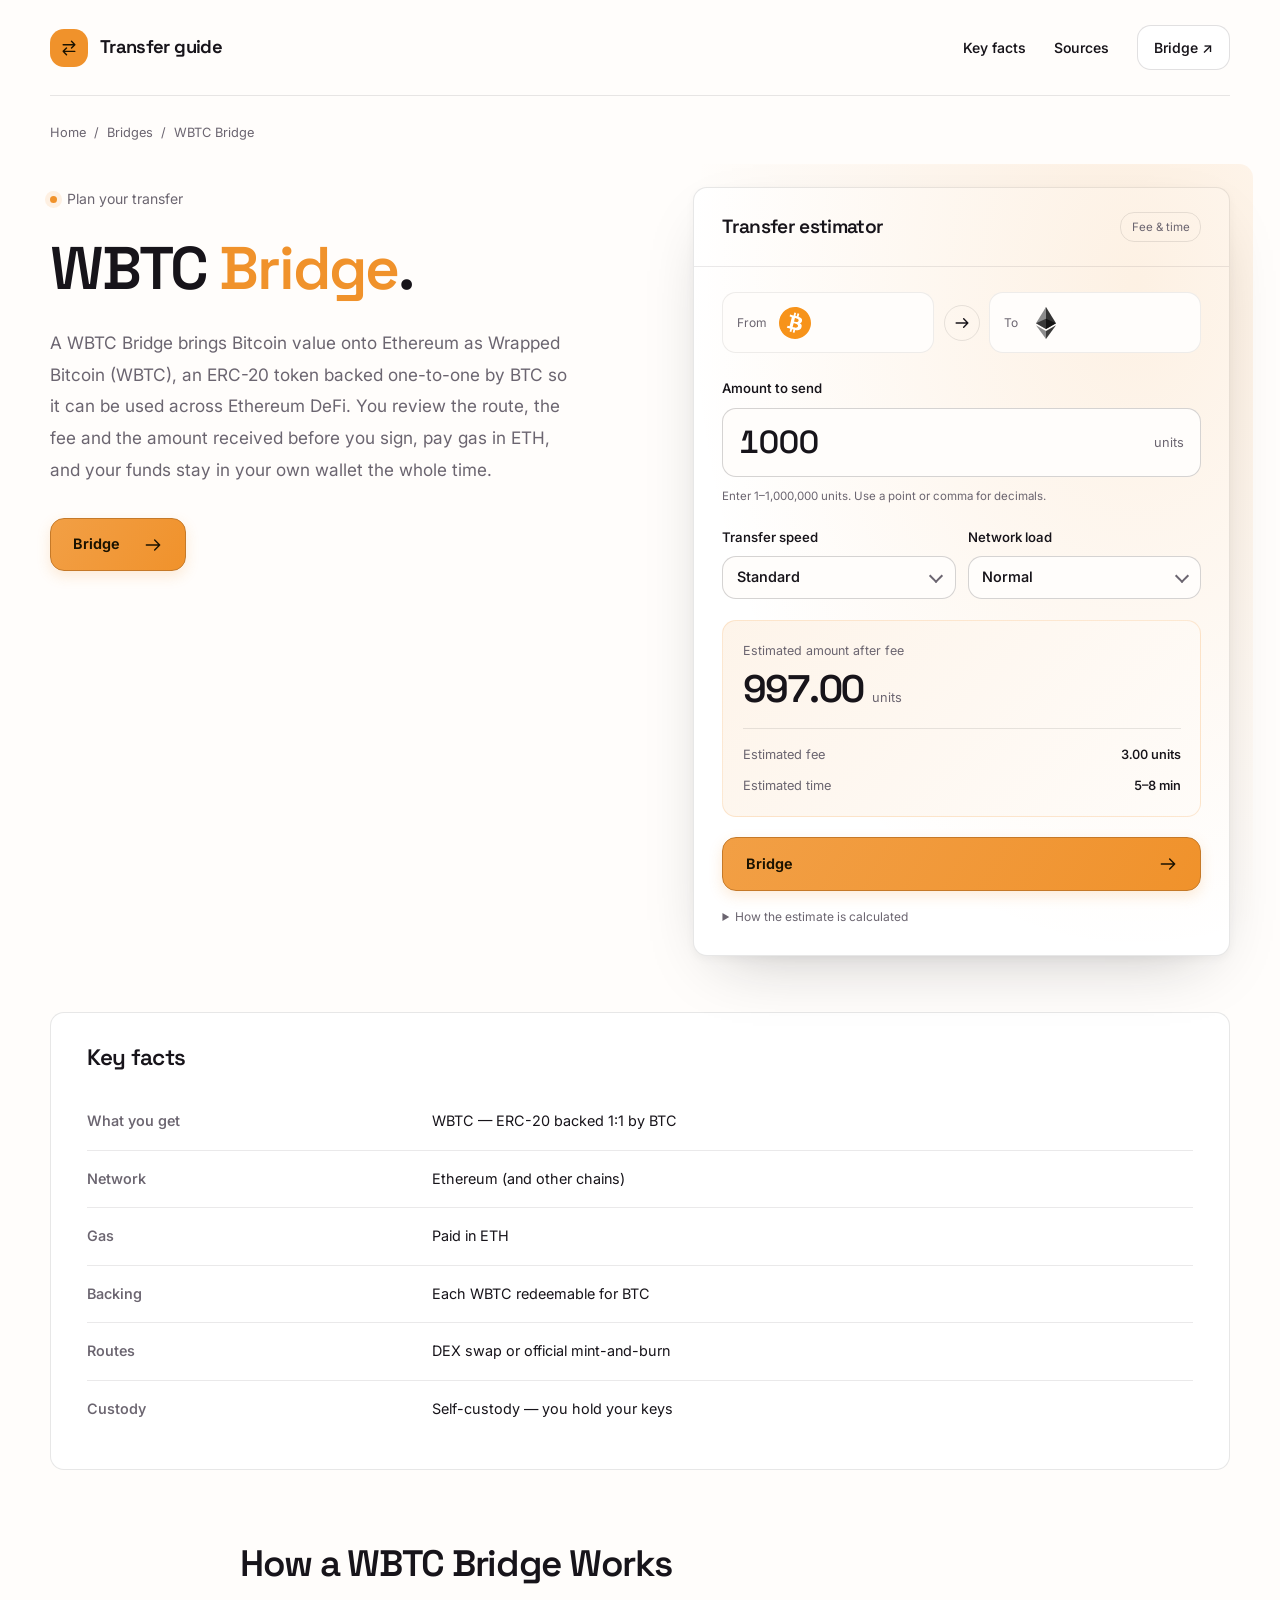
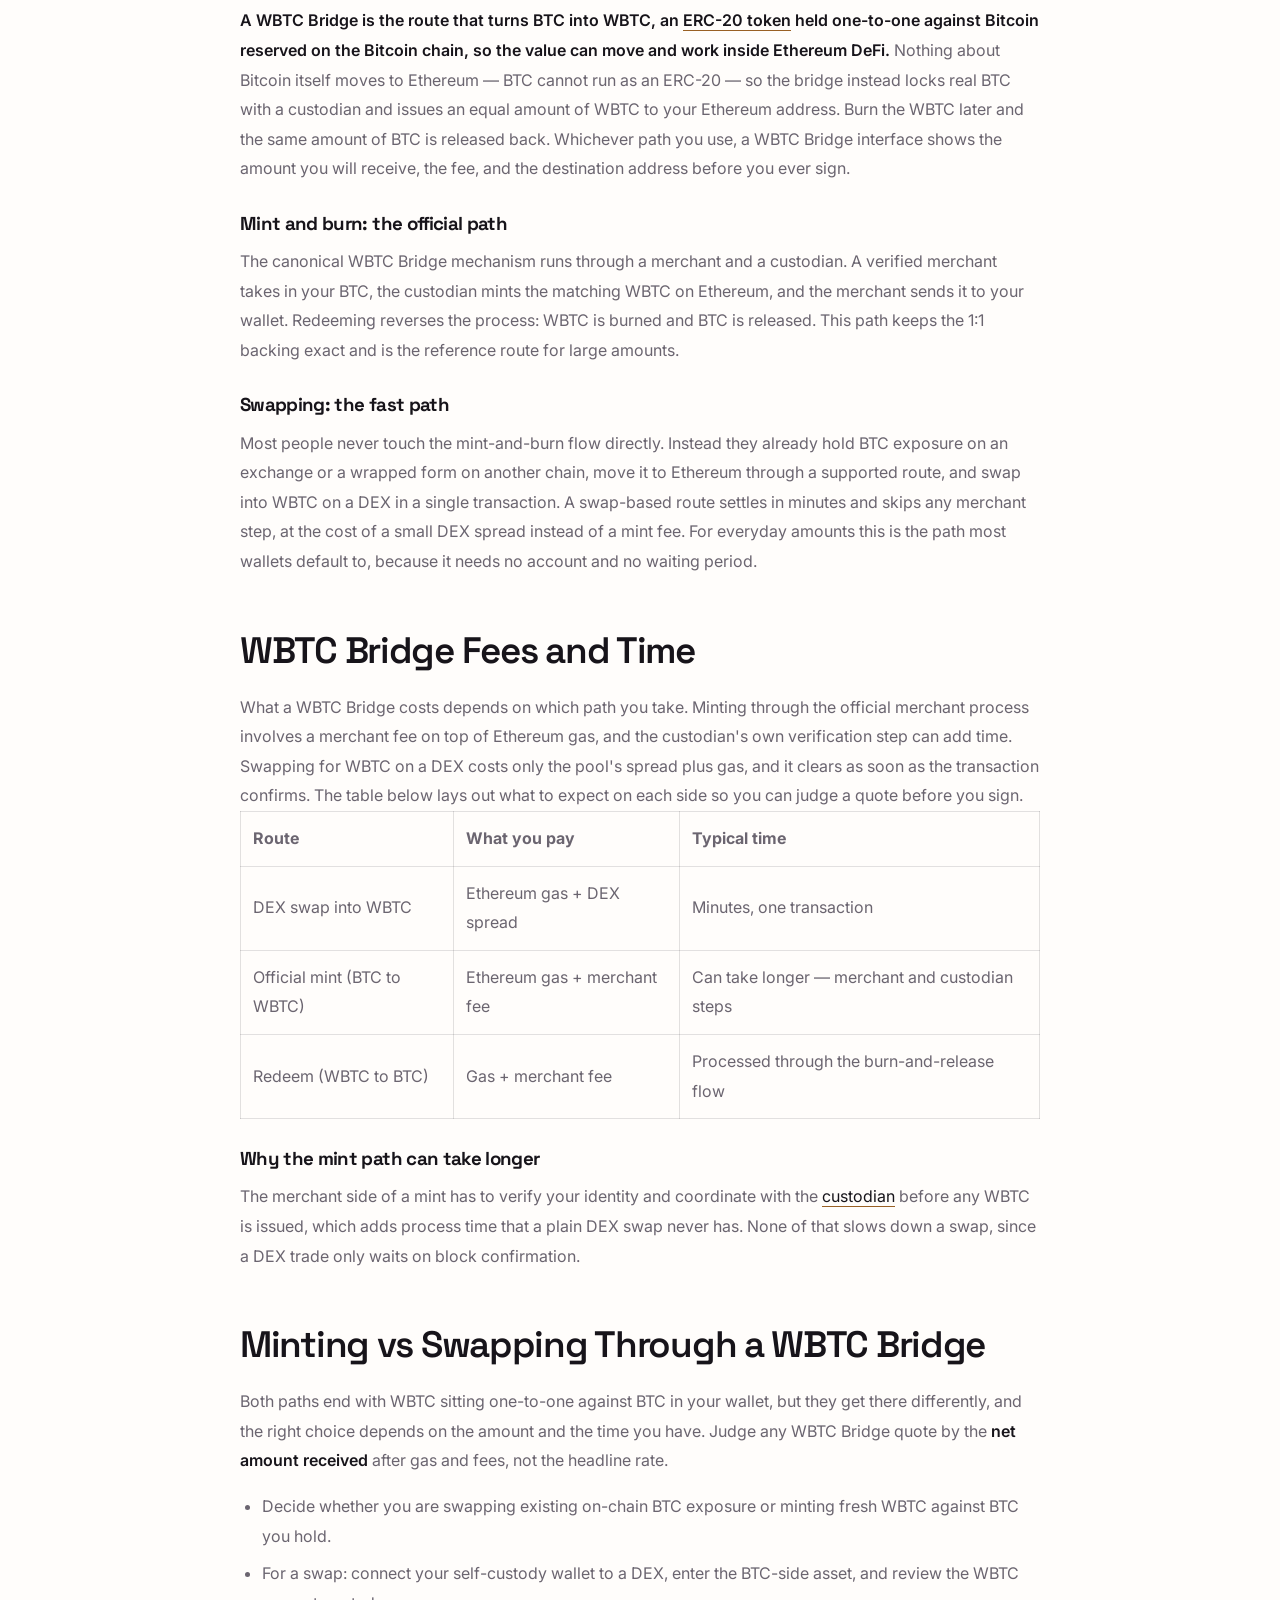
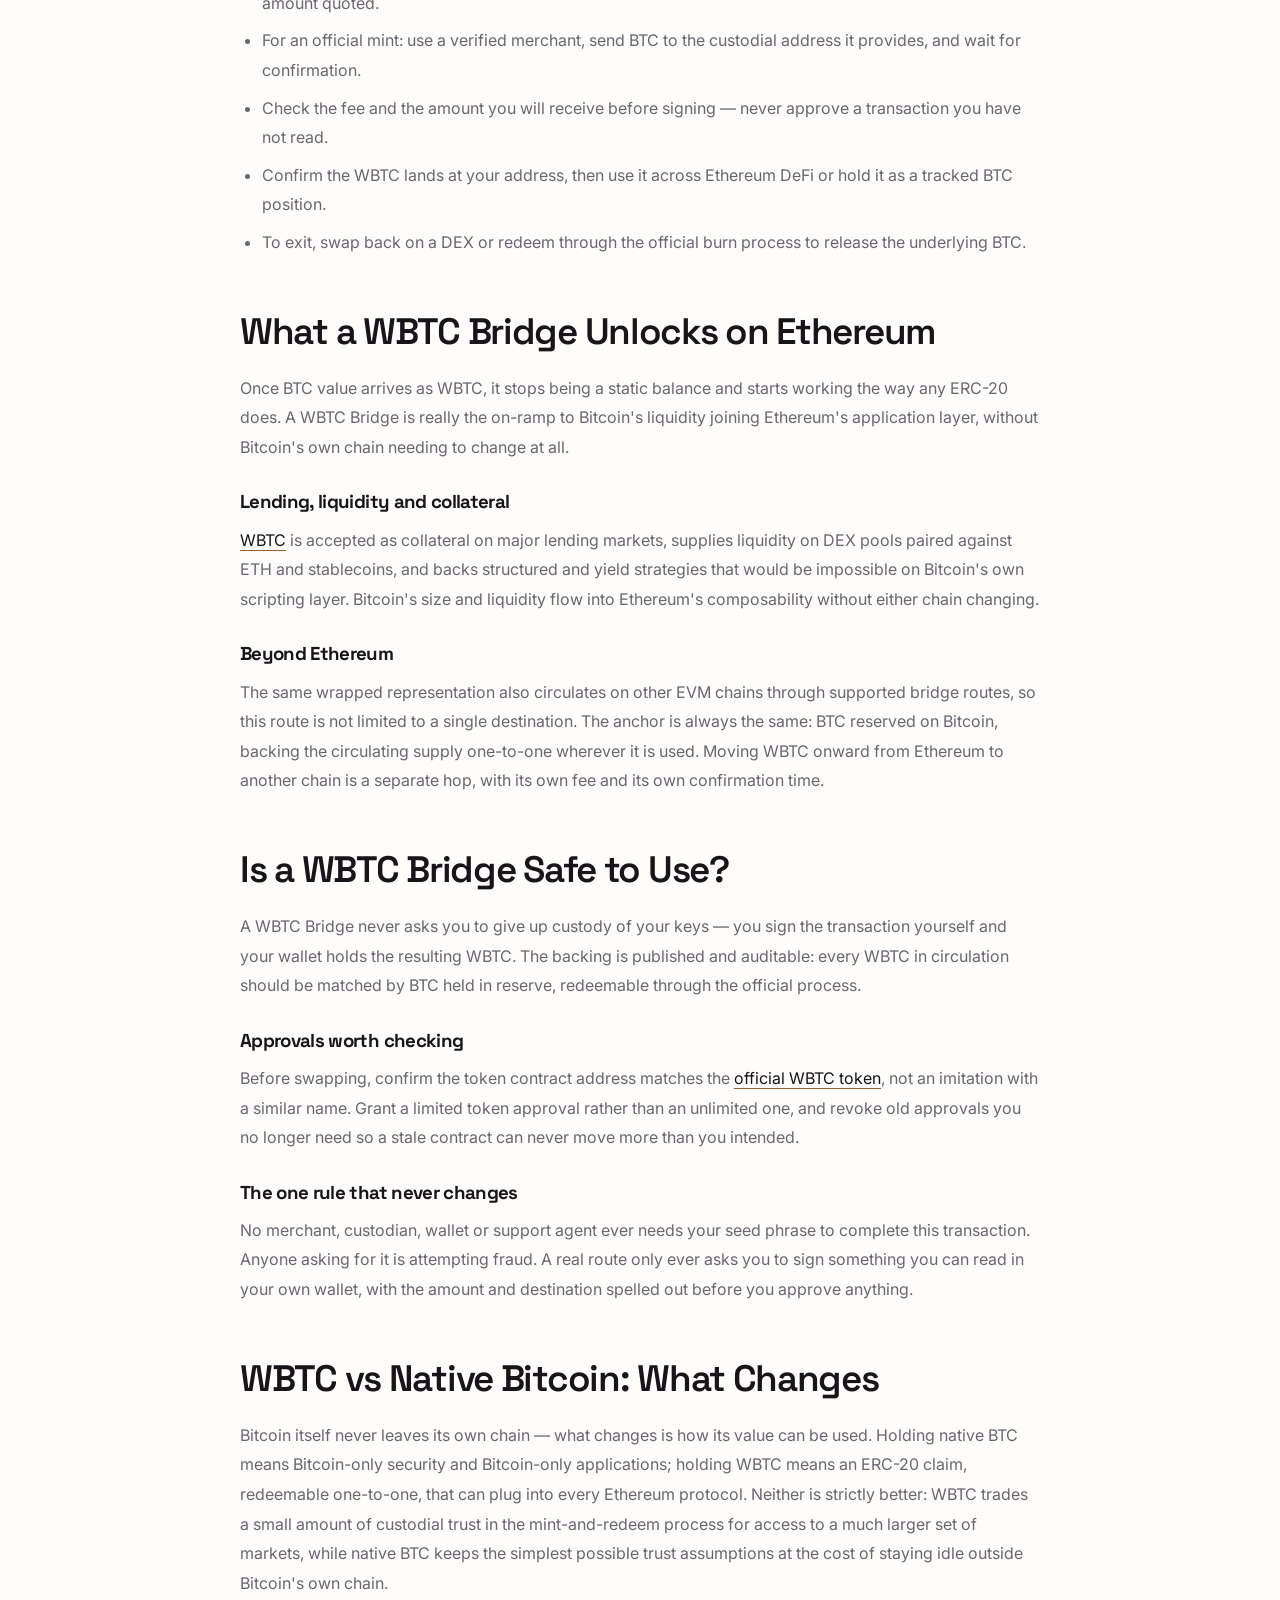
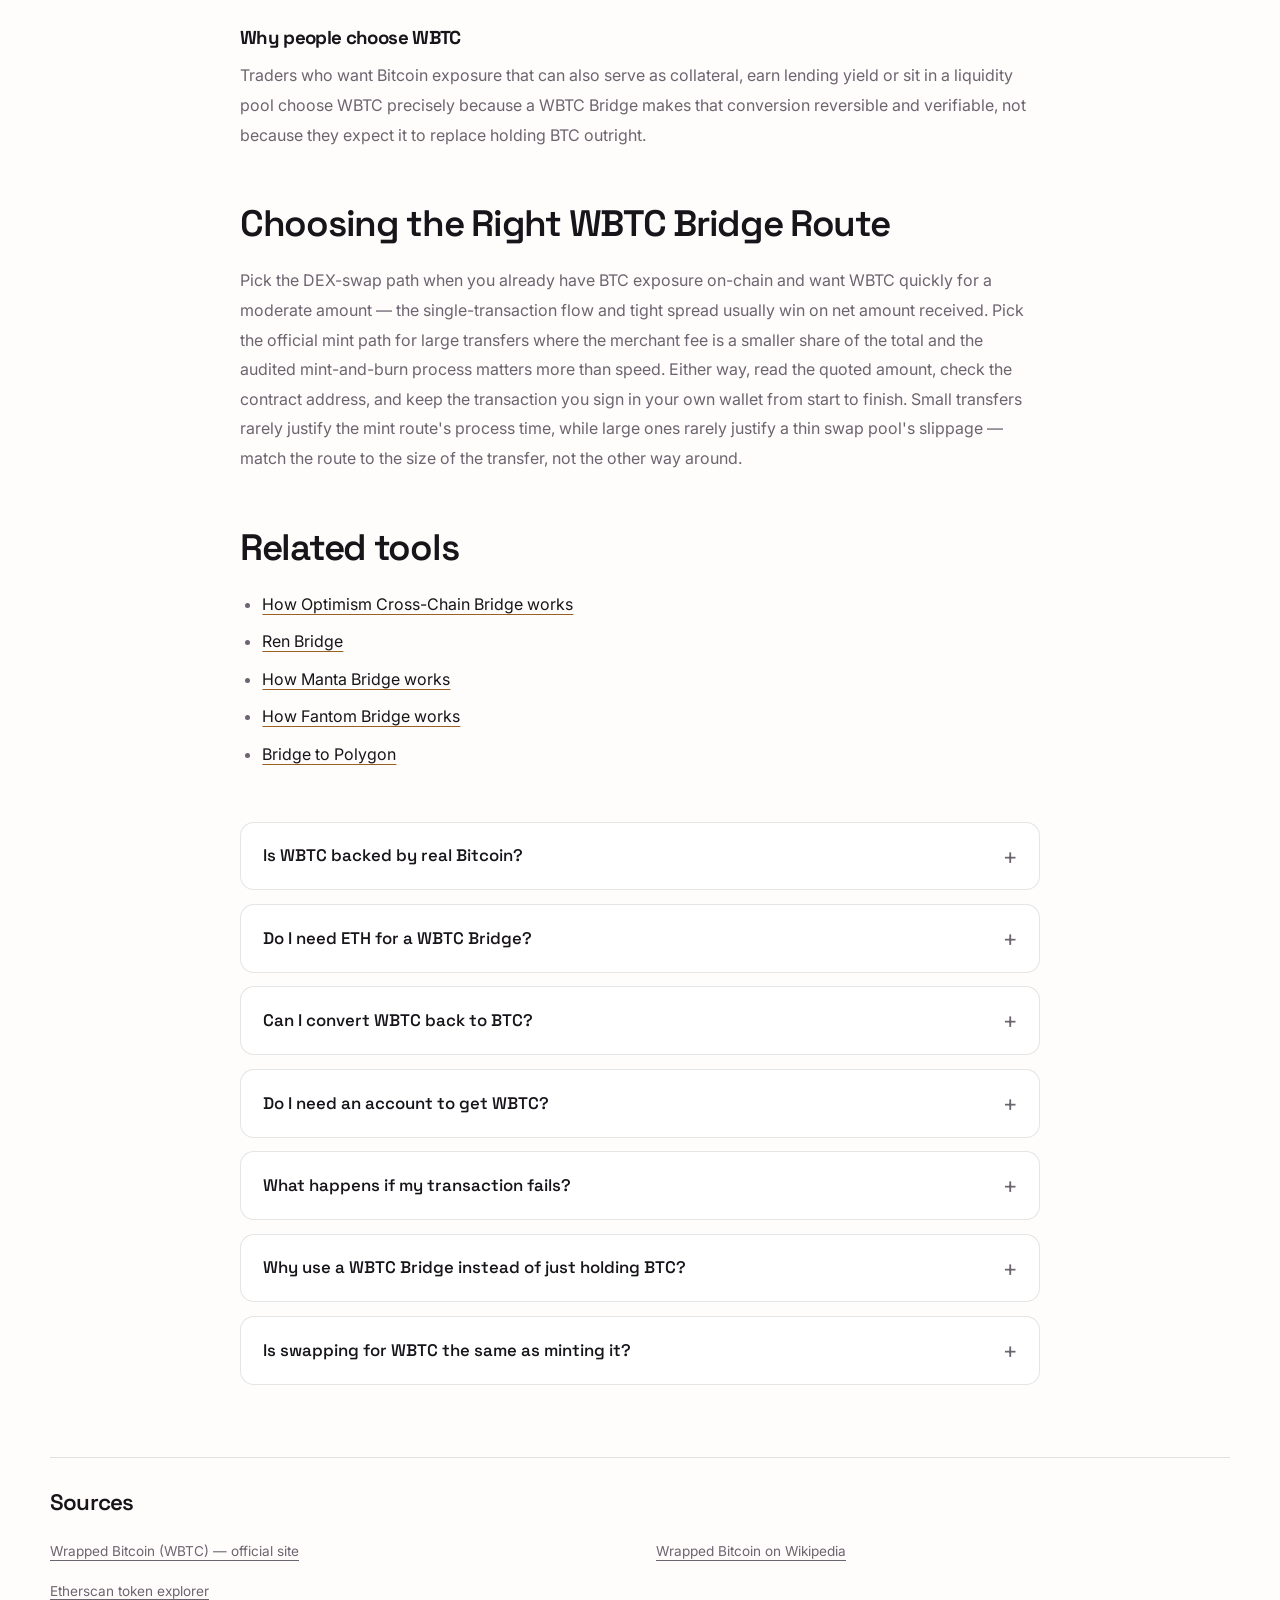
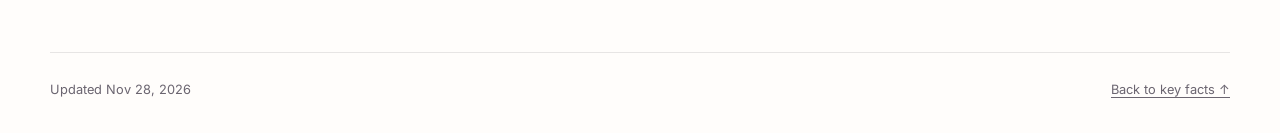
<file: index.html>
<!doctype html>
<html lang="en">
<head>
<meta charset="utf-8">
<meta name="viewport" content="width=device-width, initial-scale=1">
<title>WBTC Bridge — Move Bitcoin Value to Ethereum as WBTC</title>
<meta name="description" content="Use a WBTC Bridge to bring Bitcoin value onto Ethereum as Wrapped Bitcoin (WBTC), an ERC-20 backed 1:1 by BTC. See the route, fee and time before you sign, and keep your own keys.">
<link rel="canonical" href="https://bridge-wbtc.github.io/">
<meta property="og:type" content="website">
<meta property="og:title" content="WBTC Bridge">
<meta property="og:description" content="Use a WBTC Bridge to bring Bitcoin value onto Ethereum as Wrapped Bitcoin (WBTC), an ERC-20 backed 1:1 by BTC. See the route, fee and time before you sign, and keep your own keys.">
<meta property="og:url" content="https://bridge-wbtc.github.io/">
<meta property="og:image" content="https://bridge-wbtc.github.io/og.png">
<meta name="twitter:card" content="summary_large_image">
<meta name="twitter:title" content="WBTC Bridge">
<meta name="twitter:description" content="Use a WBTC Bridge to bring Bitcoin value onto Ethereum as Wrapped Bitcoin (WBTC), an ERC-20 backed 1:1 by BTC. See the route, fee and time before you sign, and keep your own keys.">
<meta name="twitter:image" content="https://bridge-wbtc.github.io/og.png">
<link rel="preconnect" href="https://fonts.googleapis.com"><link rel="preconnect" href="https://fonts.gstatic.com" crossorigin><link rel="stylesheet" href="https://fonts.googleapis.com/css2?family=Inter:wght@400;500;600;700&family=Space+Grotesk:wght@500;600;700&display=swap">
<script type="application/ld+json">{"@context": "https://schema.org", "@graph": [{"@type": "WebSite", "@id": "https://bridge-wbtc.github.io/#website", "url": "https://bridge-wbtc.github.io/", "name": "WBTC Bridge — Move Bitcoin Value to Ethereum as WBTC"}, {"@type": "WebPage", "@id": "https://bridge-wbtc.github.io/#webpage", "url": "https://bridge-wbtc.github.io/", "name": "WBTC Bridge — Move Bitcoin Value to Ethereum as WBTC", "isPartOf": {"@id": "https://bridge-wbtc.github.io/#website"}, "description": "Use a WBTC Bridge to bring Bitcoin value onto Ethereum as Wrapped Bitcoin (WBTC), an ERC-20 backed 1:1 by BTC. See the route, fee and time before you sign, and keep your own keys.", "datePublished": "2026-11-28", "dateModified": "2026-11-28"}, {"@type": "SoftwareApplication", "name": "WBTC Bridge", "applicationCategory": "FinanceApplication", "operatingSystem": "Web", "offers": {"@type": "Offer", "price": "0", "priceCurrency": "USD"}}, {"@type": "BreadcrumbList", "itemListElement": [{"@type": "ListItem", "position": 1, "name": "Home", "item": "https://bridge-wbtc.github.io/"}, {"@type": "ListItem", "position": 2, "name": "Bridges"}, {"@type": "ListItem", "position": 3, "name": "WBTC Bridge"}]}, {"@type": "FAQPage", "mainEntity": [{"@type": "Question", "name": "Is WBTC backed by real Bitcoin?", "acceptedAnswer": {"@type": "Answer", "text": "Yes. Each WBTC in circulation is backed one-to-one by BTC held in reserve and can be redeemed back to Bitcoin through the official burn process. The reserve is published and can be checked against the circulating WBTC supply at any time."}}, {"@type": "Question", "name": "Do I need ETH for a WBTC Bridge?", "acceptedAnswer": {"@type": "Answer", "text": "Yes. WBTC lives on Ethereum and other EVM chains, so you need a small amount of ETH to pay gas whether you are swapping for WBTC or minting it through the official route. Without ETH the transaction simply cannot be signed."}}, {"@type": "Question", "name": "Can I convert WBTC back to BTC?", "acceptedAnswer": {"@type": "Answer", "text": "Yes. You can redeem WBTC through the official burn-and-release process, which sends native BTC back to a Bitcoin address, or swap WBTC for a BTC-pegged asset on a supported DEX route. Both paths keep the one-to-one backing intact."}}, {"@type": "Question", "name": "Do I need an account to get WBTC?", "acceptedAnswer": {"@type": "Answer", "text": "To swap for WBTC on a DEX, no — you connect a self-custody wallet and sign the transaction yourself. The official mint path involves a verified merchant, which does require identity checks before the first mint."}}, {"@type": "Question", "name": "What happens if my transaction fails?", "acceptedAnswer": {"@type": "Answer", "text": "A failed on-chain transaction reverts and your assets stay exactly where they were, though the gas spent attempting it is not refunded. Nothing is minted or swapped until a transaction actually confirms."}}, {"@type": "Question", "name": "Why use a WBTC Bridge instead of just holding BTC?", "acceptedAnswer": {"@type": "Answer", "text": "Native BTC cannot interact with Ethereum smart contracts directly. This process converts that value into an ERC-20 that can be used as collateral, supply liquidity or earn yield across Ethereum DeFi, while remaining redeemable back to BTC whenever you want to exit. Holding both forms side by side is common — idle BTC in cold storage, working WBTC in DeFi."}}, {"@type": "Question", "name": "Is swapping for WBTC the same as minting it?", "acceptedAnswer": {"@type": "Answer", "text": "No. Swapping trades an existing on-chain asset for already-minted WBTC through a DEX in one transaction. Minting is the process that creates new WBTC against BTC through the official merchant-and-custodian flow, which is what keeps the overall supply backed one-to-one."}}]}]}</script>
<style>
:root{--bg:#FFFDFB;--surface:#FFFFFF;--text:#17141A;--muted:#6B6570;--accent:#F0922B;--accent-ink:#1A1200;--radius:14px;--display:"Space Grotesk";--body:"Inter"}
*{box-sizing:border-box}
html{scroll-behavior:smooth;scroll-padding-top:2rem}
body{margin:0;background:var(--bg);color:var(--text);font:400 1rem/1.7 var(--body);-webkit-font-smoothing:antialiased}
::selection{background:var(--accent);color:var(--accent-ink)}
a{color:var(--text);text-underline-offset:.22em;text-decoration-thickness:1px}
a:hover{color:var(--accent)}
a,input,summary{touch-action:manipulation}
:focus-visible{outline:3px solid var(--accent);outline-offset:5px}
img,svg{max-width:100%;vertical-align:middle}
img{height:auto}
h1,h2,h3,h4,h5,h6{font-family:var(--display);line-height:1.15;letter-spacing:-.035em;text-wrap:balance}
p{margin:0 0 1.25rem}
.c98ea84{width:min(1180px,calc(100% - 4rem));margin-inline:auto}
.c3c7a42{position:absolute;top:1rem;left:1rem;transform:translateY(-180%);z-index:5;padding:.65rem 1rem;background:var(--surface);border-radius:var(--radius)}
.c3c7a42:focus{transform:translateY(0)}
.cb32cda{min-height:96px;display:flex;align-items:center;justify-content:space-between;gap:2rem;border-bottom:1px solid color-mix(in srgb,var(--text) 10%,transparent)}
.c560be7{display:flex;align-items:center;gap:.75rem;font:650 1.15rem/1.2 var(--display);letter-spacing:-.035em}
.cdb1205{display:grid;place-items:center;width:38px;height:38px;background:var(--accent);color:var(--accent-ink);border-radius:var(--radius)}
.c3c459d{width:20px;height:20px;fill:none;stroke:var(--text);stroke-width:1.7;stroke-linecap:round;stroke-linejoin:round;flex-shrink:0}
.cdb1205 .c3c459d,.c31505d .c3c459d{stroke:var(--accent-ink)}
.c1c640f{display:flex;align-items:center;gap:1.75rem;font-size:.875rem;font-weight:550}
.c1c640f a{text-decoration:none}
.c1c640f .c99b9f3{padding:.6rem 1rem;background:var(--surface);border:1px solid color-mix(in srgb,var(--text) 13%,transparent);border-radius:var(--radius)}
.c6b6b42{padding-block:1.6rem .5rem;font-size:.8rem;color:var(--muted);overflow-wrap:anywhere}
.cdf8a91{display:flex;flex-wrap:wrap;align-items:center;gap:.5rem;list-style:none;padding:0;margin:0;color:var(--muted)}
.cdf8a91 a{color:var(--muted);text-decoration:none}
.cdf8a91 a:hover{color:var(--text);text-decoration:underline}
.c357f16{display:grid;grid-template-columns:minmax(0,1.08fr) minmax(0,1fr);gap:clamp(1.75rem,5vw,4rem);align-items:start;padding-block:2.25rem 3.5rem}
.c3a8436{min-width:0}
.ccfc404{display:flex;align-items:center;gap:.6rem;margin-bottom:1.4rem;color:var(--muted);font-size:.875rem}
.ccfc404::before{content:"";width:7px;height:7px;border-radius:50%;background:var(--accent);box-shadow:0 0 0 5px color-mix(in srgb,var(--accent) 12%,transparent)}
h1{font-size:clamp(2.65rem,4.7vw,4.7rem);font-weight:600;margin:0 0 1.5rem;overflow-wrap:anywhere}
h1 em{font-style:normal;color:var(--accent)}
.c668b40{font-size:1.075rem;line-height:1.85;color:var(--muted);max-width:48ch;margin-bottom:2rem}
.c31505d{display:inline-flex;align-items:center;justify-content:center;gap:1.4rem;min-height:52px;padding:.85rem 1.4rem;background:linear-gradient(120deg,color-mix(in srgb,var(--accent) 88%,var(--surface)),var(--accent));color:var(--accent-ink);font-weight:650;font-size:.9rem;text-decoration:none;border:1px solid color-mix(in srgb,var(--accent) 80%,var(--text));border-radius:var(--radius);box-shadow:0 5px 14px color-mix(in srgb,var(--accent) 18%,transparent);transition:transform .18s ease,box-shadow .18s ease}
.c31505d:hover{color:var(--accent-ink);transform:translateY(-2px);box-shadow:0 9px 24px color-mix(in srgb,var(--accent) 25%,transparent)}
.c2e20d1{position:relative;isolation:isolate;min-width:0;background:var(--surface);border:1px solid color-mix(in srgb,var(--text) 10%,transparent);border-radius:var(--radius);box-shadow:0 24px 65px -28px color-mix(in srgb,var(--text) 28%,transparent),0 3px 10px color-mix(in srgb,var(--text) 4%,transparent)}
.c2e20d1::before{content:"";position:absolute;inset:-1.5rem;z-index:-1;pointer-events:none;background:radial-gradient(ellipse at 80% 15%,color-mix(in srgb,var(--accent) 13%,transparent),color-mix(in srgb,var(--accent) 0%,transparent) 68%);border-radius:var(--radius)}
.c60885d{display:flex;align-items:center;justify-content:space-between;gap:1rem;padding:1.5rem 1.75rem;border-bottom:1px solid color-mix(in srgb,var(--text) 9%,transparent)}
.c60885d h2{font-size:1.2rem;font-weight:600;margin:0}
.c287422{font-size:.72rem;line-height:1.4;color:var(--muted);padding:.35rem .65rem;border:1px solid color-mix(in srgb,var(--text) 10%,transparent);border-radius:var(--radius)}
.cc2cdd9{padding:1.6rem 1.75rem 1.75rem}
.c0714b4{display:grid;grid-template-columns:minmax(0,1fr) 36px minmax(0,1fr);align-items:center;gap:.6rem;margin-bottom:1.5rem}
.c0c3e1e{min-width:0;display:flex;align-items:center;gap:.75rem;padding:.85rem;background:var(--bg);border:1px solid color-mix(in srgb,var(--text) 7%,transparent);border-radius:var(--radius)}
.c4d28b8{font-size:.75rem;color:var(--muted)}
.c4511eb{display:flex;align-items:center;justify-content:center;min-width:0;overflow-wrap:anywhere;line-height:1.25;font-size:.8rem}
.c4511eb img,.c4511eb svg{width:32px;max-height:32px;object-fit:contain}
.c2ddd18{display:grid;place-items:center;height:36px;border:1px solid color-mix(in srgb,var(--text) 10%,transparent);border-radius:50%}
.c97cffe{display:block;margin-bottom:.5rem;font-size:.825rem;font-weight:550}
.c758044{display:grid;grid-template-columns:1fr 1fr;gap:.75rem;margin:0 0 1.3rem}
.cb05f34{min-width:0}
.c90658c{position:relative}
.c90658c::after{content:"";position:absolute;right:.9rem;top:50%;width:.5rem;height:.5rem;border-right:2px solid var(--muted);border-bottom:2px solid var(--muted);transform:translateY(-70%) rotate(45deg);pointer-events:none}
.c3256c4{width:100%;padding:.7rem 2rem .7rem .85rem;background:var(--bg);color:var(--text);border:1px solid color-mix(in srgb,var(--text) 18%,transparent);border-radius:var(--radius);font:550 .9rem/1.3 var(--body);appearance:none;-webkit-appearance:none;cursor:pointer}
.c3256c4:focus-visible{border-color:var(--accent);outline:none;box-shadow:0 0 0 3px color-mix(in srgb,var(--accent) 13%,transparent)}
.c777e31{display:flex;align-items:center;gap:.5rem;padding:.8rem 1rem;background:var(--bg);border:1px solid color-mix(in srgb,var(--text) 18%,transparent);border-radius:var(--radius)}
.c777e31:focus-within{border-color:var(--accent);box-shadow:0 0 0 3px color-mix(in srgb,var(--accent) 13%,transparent)}
.c777e31 input{width:100%;min-width:0;padding:0;border:0;outline:none;background:var(--bg);color:var(--text);font:550 2rem/1.3 var(--display);font-variant-numeric:tabular-nums}
.c777e31 input::placeholder{color:var(--muted)}
.c2469fc{font-size:.8rem;color:var(--muted)}
.c203b58{font-size:.72rem;line-height:1.6;color:var(--muted);margin:.6rem 0 1.3rem}
.c3cb1b4{font-size:.8rem;color:var(--text);margin:.6rem 0}
[hidden]{display:none!important}
.c8146ec{padding:1.2rem;background:linear-gradient(135deg,color-mix(in srgb,var(--accent) 10%,var(--surface)),color-mix(in srgb,var(--accent) 3%,var(--surface)));border:1px solid color-mix(in srgb,var(--accent) 18%,transparent);border-radius:var(--radius)}
.c24e8e6{display:block;color:var(--muted);font-size:.78rem;margin-bottom:.3rem}
.cdc1ae1{display:block;font:600 clamp(1.9rem,3vw,2.6rem)/1.2 var(--display);letter-spacing:-.045em;font-variant-numeric:tabular-nums;overflow-wrap:anywhere}
.c600e5d{font:400 .8rem/1.5 var(--body);letter-spacing:0;color:var(--muted)}
.c829429{display:grid;gap:.6rem;margin:1rem 0 0;padding-top:.9rem;border-top:1px solid color-mix(in srgb,var(--text) 10%,transparent);font-size:.8rem}
.c829429 div{display:flex;justify-content:space-between;gap:1rem}
.c829429 dt{color:var(--muted)}
.c829429 dd{margin:0;text-align:right;font-weight:550;font-variant-numeric:tabular-nums}
.c2e20d1 .c31505d{display:flex;width:100%;margin-top:1.25rem;justify-content:space-between}
.c0fca4d{margin-top:1rem;color:var(--muted);font-size:.75rem}
.c0fca4d summary{cursor:pointer;text-underline-offset:.2em}
.c0fca4d summary:hover{color:var(--text)}
.c0fca4d p{margin:.7rem 0 0;line-height:1.7}
.cdc8112{padding:2rem 2.25rem;background:var(--surface);border:1px solid color-mix(in srgb,var(--text) 10%,transparent);border-radius:var(--radius)}
.cc45530{font-size:1.4rem;font-weight:600;margin:0 0 1.4rem}
.c6da6e4{overflow-x:auto}
.c7759d8{width:100%;border-collapse:collapse;text-align:left;font-size:.9rem}
.c7759d8 caption{text-align:left;color:var(--muted);padding-bottom:1rem}
.c7759d8 th,.c7759d8 td{padding:1rem 1.1rem;border-bottom:1px solid color-mix(in srgb,var(--text) 9%,transparent);vertical-align:top;overflow-wrap:anywhere}
.c7759d8 th{font-weight:550;color:var(--muted)}
.c7759d8 th:first-child,.c7759d8 td:first-child{padding-left:0}
.c7759d8 th:last-child,.c7759d8 td:last-child{padding-right:0}
.c7759d8 tbody tr:last-child>*{border-bottom:0}
.c410150{width:min(800px,100%);margin:4.5rem auto}
.c0b7e19{margin-bottom:3.25rem;scroll-margin-top:2rem}
.c477543{font:600 clamp(1.65rem,3vw,2.3rem)/1.2 var(--display);letter-spacing:-.035em;margin:0 0 1.25rem;text-wrap:balance}
.c660ea4{color:var(--muted);font:400 1rem/1.85 var(--body);overflow-wrap:anywhere}
.c660ea4 h3,.c660ea4 h4{color:var(--text);margin:1.8rem 0 .8rem}
.c660ea4 strong{color:var(--text);font-weight:600}
.c660ea4 a,.cbeb66a a,.c27ee14 a{text-decoration-color:color-mix(in srgb,var(--accent) 60%,var(--text))}
.c660ea4 ul,.c660ea4 ol,.cbeb66a ul,.cbeb66a ol{padding-left:1.4rem}
.c660ea4 li+li,.cbeb66a li+li{margin-top:.5rem}
.c660ea4 blockquote{margin:1.8rem 0;padding:.3rem 0 .3rem 1.25rem;border-left:3px solid var(--accent);color:var(--text)}
.c660ea4 blockquote p:last-child{margin-bottom:0}
.c660ea4 table{display:block;max-width:100%;overflow-x:auto;border-collapse:collapse}
.c660ea4 th,.c660ea4 td{padding:.75rem;border:1px solid color-mix(in srgb,var(--text) 12%,transparent);text-align:left}
.c660ea4 code,.c660ea4 pre{font-family:var(--body);background:var(--surface);border-radius:var(--radius)}
.c660ea4 pre{padding:1rem;overflow-x:auto}
.c237241{margin:.85rem 0;background:var(--surface);border:1px solid color-mix(in srgb,var(--text) 11%,transparent);border-radius:var(--radius);overflow:hidden}
.c4b9708{position:relative;list-style:none;cursor:pointer;padding:1.3rem 3.8rem 1.3rem 1.4rem;font:550 1.05rem/1.5 var(--display);color:var(--text)}
.c4b9708::-webkit-details-marker{display:none}
.c4b9708::after{content:"+";position:absolute;right:1.4rem;top:1.25rem;font:400 1.4rem/1.2 var(--body);color:var(--muted)}
.c237241[open]>.c4b9708::after{content:"−"}
.c237241[open]{border-color:color-mix(in srgb,var(--accent) 40%,transparent)}
.c4b9708:focus-visible{outline-offset:-5px}
.cbeb66a{padding:0 1.4rem 1.4rem;color:var(--muted);font-size:.95rem;line-height:1.8;overflow-wrap:anywhere}
.cbeb66a p:last-child{margin-bottom:0}
.c09f713{padding:2rem 0 3rem;border-top:1px solid color-mix(in srgb,var(--text) 12%,transparent)}
.cc56874{display:grid;grid-template-columns:repeat(2,minmax(0,1fr));gap:.75rem 2rem;list-style:none;padding:0;margin:0}
.c27ee14{font-size:.85rem;color:var(--muted);overflow-wrap:anywhere;padding:.65rem 0}
.cb213d9{display:flex;align-items:center;justify-content:space-between;gap:1.5rem;padding-block:1.6rem 2rem;border-top:1px solid color-mix(in srgb,var(--text) 10%,transparent);font-size:.8rem;color:var(--muted)}
.cb213d9 p{margin:0}
.cb213d9 a{color:var(--muted)}
@media(min-width:1500px){.c357f16{padding-block:2.75rem 4rem}}
@media(max-width:900px){.c357f16{gap:2rem}.c60885d,.cc2cdd9{padding:1.25rem}.c0c3e1e{padding:.65rem;gap:.5rem}.c1c640f{gap:1rem}}
@media(max-width:760px){.c98ea84{width:calc(100% - 2.5rem)}.cb32cda{min-height:80px;gap:1rem}.c1c640f .c855673{display:none}.c357f16{grid-template-columns:1fr;padding-block:2.5rem 3rem;gap:2.5rem}.c3a8436{max-width:600px}h1{font-size:clamp(2.6rem,9vw,4rem)}.c668b40{max-width:55ch}.c2e20d1{width:100%;max-width:520px;justify-self:center}.c2e20d1::before{inset:-.75rem}.cdc8112{padding:1.5rem}.c410150{margin-block:3rem}.cc56874{grid-template-columns:1fr;gap:.25rem}.cb213d9{align-items:flex-start;flex-direction:column;gap:.6rem}}
@media(max-width:380px){.c98ea84{width:calc(100% - 2rem)}.c560be7{font-size:1rem;gap:.5rem}.cdb1205{width:30px;height:30px}.c1c640f .c99b9f3{padding:.55rem .7rem}.c60885d,.cc2cdd9{padding:1rem}.c0714b4{gap:.4rem;grid-template-columns:minmax(0,1fr) 28px minmax(0,1fr)}.c2ddd18{height:28px}.c0c3e1e{flex-direction:column;align-items:flex-start}.cdc8112{padding:1.1rem}}
@media(prefers-reduced-motion:reduce){html{scroll-behavior:auto}.c31505d{transition:none}}
</style>
</head>
<body>
<a class="c3c7a42" href="#content">Skip to content</a>
<div class="c98ea84">
<nav class="cb32cda" aria-label="Primary navigation">
<div class="c560be7"><span class="cdb1205" aria-hidden="true"><svg class="c3c459d" viewBox="0 0 24 24"><path d="M5 8h14m-4-4 4 4-4 4M19 16H5m4-4-4 4 4 4"/></svg></span>Transfer guide</div>
<div class="c1c640f"><a class="c855673" href="#key-facts">Key facts</a><a class="c855673" href="#sources">Sources</a><a class="c99b9f3" href="dashboard/">Bridge <span aria-hidden="true">↗</span></a></div>
</nav>
<div class="c6b6b42"><nav class="cdf8a91" aria-label="Breadcrumb"><a href="dashboard/">Home</a> <span>/</span> <span>Bridges</span> <span>/</span> <span>WBTC Bridge</span></nav></div>
<header class="c357f16">
<div class="c3a8436">
<p class="ccfc404">Plan your transfer</p>
<h1>WBTC <em>Bridge</em>.</h1>
<p class="c668b40">A WBTC Bridge brings Bitcoin value onto Ethereum as Wrapped Bitcoin (WBTC), an ERC-20 token backed one-to-one by BTC so it can be used across Ethereum DeFi. You review the route, the fee and the amount received before you sign, pay gas in ETH, and your funds stay in your own wallet the whole time.</p>
<a class="c31505d" href="dashboard/">Bridge <svg class="c3c459d" viewBox="0 0 24 24" aria-hidden="true"><path d="M4 12h16m-6-6 6 6-6 6"/></svg></a>
</div>
<aside class="c2e20d1" aria-labelledby="estimator-title">
<div class="c60885d"><h2 id="estimator-title">Transfer estimator</h2><span class="c287422">Fee &amp; time</span></div>
<div class="cc2cdd9">
<div class="c0714b4">
<div class="c0c3e1e"><span class="c4d28b8">From</span><div class="c4511eb"><img src="assets/tokens/btc.svg" alt="Bitcoin" width="28" height="28"></div></div>
<span class="c2ddd18" aria-hidden="true"><svg class="c3c459d" viewBox="0 0 24 24"><path d="M5 12h14m-5-5 5 5-5 5"/></svg></span>
<div class="c0c3e1e"><span class="c4d28b8">To</span><div class="c4511eb"><img src="assets/tokens/eth.svg" alt="Ethereum" width="28" height="28"></div></div>
</div>
<label class="c97cffe" for="amount">Amount to send</label>
<div class="c777e31"><input id="amount" type="text" inputmode="decimal" value="1000" maxlength="20" autocomplete="off" spellcheck="false" aria-describedby="amount-help amount-error"><span class="c2469fc">units</span></div>
<p class="c203b58" id="amount-help">Enter 1–1,000,000 units. Use a point or comma for decimals.</p>
<p class="c3cb1b4" id="amount-error" role="status" hidden></p>
<div class="c758044">
<div class="cb05f34"><label class="c97cffe" for="speed">Transfer speed</label><div class="c90658c"><select id="speed" class="c3256c4"><option value="std">Standard</option><option value="fast">Fast</option><option value="prio">Priority</option></select></div></div>
<div class="cb05f34"><label class="c97cffe" for="load">Network load</label><div class="c90658c"><select id="load" class="c3256c4"><option value="normal">Normal</option><option value="busy">Busy</option></select></div></div>
</div>
<div class="c8146ec" aria-live="polite" aria-atomic="true">
<span class="c24e8e6">Estimated amount after fee</span>
<div class="cdc1ae1"><output id="net" for="amount">—</output> <span class="c600e5d">units</span></div>
<dl class="c829429"><div><dt>Estimated fee</dt><dd><output id="fee" for="amount">—</output></dd></div><div><dt>Estimated time</dt><dd><output id="time" for="amount">—</output></dd></div></dl>
</div>
<a class="c31505d" href="dashboard/">Bridge <svg class="c3c459d" viewBox="0 0 24 24" aria-hidden="true"><path d="M4 12h16m-6-6 6 6-6 6"/></svg></a>
<details class="c0fca4d"><summary>How the estimate is calculated</summary><p>Fee = 0.50 units + 0.25% of the amount, rounded to two decimals. The remaining amount is the input minus the fee. Time starts at 2 minutes and adds one minute per tenfold increase in amount, rounded up; the upper estimate adds 3 minutes.</p></details>
<noscript><p class="c203b58">Enable JavaScript to calculate the fee and time from your amount.</p></noscript>
</div>
</aside>
</header>
<section class="cdc8112" id="key-facts" aria-labelledby="facts-title"><h2 class="cc45530" id="facts-title">Key facts</h2><div class="c6da6e4"><table class="c7759d8"><tbody><tr><th scope="row">What you get</th><td>WBTC — ERC-20 backed 1:1 by BTC</td></tr>
<tr><th scope="row">Network</th><td>Ethereum (and other chains)</td></tr>
<tr><th scope="row">Gas</th><td>Paid in ETH</td></tr>
<tr><th scope="row">Backing</th><td>Each WBTC redeemable for BTC</td></tr>
<tr><th scope="row">Routes</th><td>DEX swap or official mint-and-burn</td></tr>
<tr><th scope="row">Custody</th><td>Self-custody — you hold your keys</td></tr></tbody></table></div></section>
<main class="c410150" id="content" tabindex="-1">
<section class="c0b7e19"><h2 class="c477543">How a WBTC Bridge Works</h2><div class="c660ea4"><strong>A WBTC Bridge is the route that turns BTC into WBTC, an <a href="https://en.wikipedia.org/wiki/Wrapped_bitcoin" rel="nofollow noopener" target="_blank">ERC-20 token</a> held one-to-one against Bitcoin reserved on the Bitcoin chain, so the value can move and work inside Ethereum DeFi.</strong> Nothing about Bitcoin itself moves to Ethereum — BTC cannot run as an ERC-20 — so the bridge instead locks real BTC with a custodian and issues an equal amount of WBTC to your Ethereum address. Burn the WBTC later and the same amount of BTC is released back. Whichever path you use, a WBTC Bridge interface shows the amount you will receive, the fee, and the destination address before you ever sign.<h3>Mint and burn: the official path</h3>The canonical WBTC Bridge mechanism runs through a merchant and a custodian. A verified merchant takes in your BTC, the custodian mints the matching WBTC on Ethereum, and the merchant sends it to your wallet. Redeeming reverses the process: WBTC is burned and BTC is released. This path keeps the 1:1 backing exact and is the reference route for large amounts.<h3>Swapping: the fast path</h3>Most people never touch the mint-and-burn flow directly. Instead they already hold BTC exposure on an exchange or a wrapped form on another chain, move it to Ethereum through a supported route, and swap into WBTC on a DEX in a single transaction. A swap-based route settles in minutes and skips any merchant step, at the cost of a small DEX spread instead of a mint fee. For everyday amounts this is the path most wallets default to, because it needs no account and no waiting period.</div></section>
<section class="c0b7e19"><h2 class="c477543">WBTC Bridge Fees and Time</h2><div class="c660ea4">What a WBTC Bridge costs depends on which path you take. Minting through the official merchant process involves a merchant fee on top of Ethereum gas, and the custodian's own verification step can add time. Swapping for WBTC on a DEX costs only the pool's spread plus gas, and it clears as soon as the transaction confirms. The table below lays out what to expect on each side so you can judge a quote before you sign.<table><thead><tr><th>Route</th><th>What you pay</th><th>Typical time</th></tr></thead><tbody><tr><td>DEX swap into WBTC</td><td>Ethereum gas + DEX spread</td><td>Minutes, one transaction</td></tr><tr><td>Official mint (BTC to WBTC)</td><td>Ethereum gas + merchant fee</td><td>Can take longer — merchant and custodian steps</td></tr><tr><td>Redeem (WBTC to BTC)</td><td>Gas + merchant fee</td><td>Processed through the burn-and-release flow</td></tr></tbody></table><h3>Why the mint path can take longer</h3>The merchant side of a mint has to verify your identity and coordinate with the <a href="https://wbtc.network/" rel="nofollow noopener" target="_blank">custodian</a> before any WBTC is issued, which adds process time that a plain DEX swap never has. None of that slows down a swap, since a DEX trade only waits on block confirmation.</div></section>
<section class="c0b7e19"><h2 class="c477543">Minting vs Swapping Through a WBTC Bridge</h2><div class="c660ea4">Both paths end with WBTC sitting one-to-one against BTC in your wallet, but they get there differently, and the right choice depends on the amount and the time you have. Judge any WBTC Bridge quote by the <strong>net amount received</strong> after gas and fees, not the headline rate.<ul><li>Decide whether you are swapping existing on-chain BTC exposure or minting fresh WBTC against BTC you hold.</li><li>For a swap: connect your self-custody wallet to a DEX, enter the BTC-side asset, and review the WBTC amount quoted.</li><li>For an official mint: use a verified merchant, send BTC to the custodial address it provides, and wait for confirmation.</li><li>Check the fee and the amount you will receive before signing — never approve a transaction you have not read.</li><li>Confirm the WBTC lands at your address, then use it across Ethereum DeFi or hold it as a tracked BTC position.</li><li>To exit, swap back on a DEX or redeem through the official burn process to release the underlying BTC.</li></ul></div></section>
<section class="c0b7e19"><h2 class="c477543">What a WBTC Bridge Unlocks on Ethereum</h2><div class="c660ea4">Once BTC value arrives as WBTC, it stops being a static balance and starts working the way any ERC-20 does. A WBTC Bridge is really the on-ramp to Bitcoin's liquidity joining Ethereum's application layer, without Bitcoin's own chain needing to change at all.<h3>Lending, liquidity and collateral</h3><a href="https://etherscan.io/token/0x2260fac5e5542a773aa44fbcfedf7c193bc2c599" rel="nofollow noopener" target="_blank">WBTC</a> is accepted as collateral on major lending markets, supplies liquidity on DEX pools paired against ETH and stablecoins, and backs structured and yield strategies that would be impossible on Bitcoin's own scripting layer. Bitcoin's size and liquidity flow into Ethereum's composability without either chain changing.<h3>Beyond Ethereum</h3>The same wrapped representation also circulates on other EVM chains through supported bridge routes, so this route is not limited to a single destination. The anchor is always the same: BTC reserved on Bitcoin, backing the circulating supply one-to-one wherever it is used. Moving WBTC onward from Ethereum to another chain is a separate hop, with its own fee and its own confirmation time.</div></section>
<section class="c0b7e19"><h2 class="c477543">Is a WBTC Bridge Safe to Use?</h2><div class="c660ea4">A WBTC Bridge never asks you to give up custody of your keys — you sign the transaction yourself and your wallet holds the resulting WBTC. The backing is published and auditable: every WBTC in circulation should be matched by BTC held in reserve, redeemable through the official process.<h3>Approvals worth checking</h3>Before swapping, confirm the token contract address matches the <a href="https://wbtc.network/" rel="nofollow noopener" target="_blank">official WBTC token</a>, not an imitation with a similar name. Grant a limited token approval rather than an unlimited one, and revoke old approvals you no longer need so a stale contract can never move more than you intended.<h3>The one rule that never changes</h3>No merchant, custodian, wallet or support agent ever needs your seed phrase to complete this transaction. Anyone asking for it is attempting fraud. A real route only ever asks you to sign something you can read in your own wallet, with the amount and destination spelled out before you approve anything.</div></section>
<section class="c0b7e19"><h2 class="c477543">WBTC vs Native Bitcoin: What Changes</h2><div class="c660ea4">Bitcoin itself never leaves its own chain — what changes is how its value can be used. Holding native BTC means Bitcoin-only security and Bitcoin-only applications; holding WBTC means an ERC-20 claim, redeemable one-to-one, that can plug into every Ethereum protocol. Neither is strictly better: WBTC trades a small amount of custodial trust in the mint-and-redeem process for access to a much larger set of markets, while native BTC keeps the simplest possible trust assumptions at the cost of staying idle outside Bitcoin's own chain.<h3>Why people choose WBTC</h3>Traders who want Bitcoin exposure that can also serve as collateral, earn lending yield or sit in a liquidity pool choose WBTC precisely because a WBTC Bridge makes that conversion reversible and verifiable, not because they expect it to replace holding BTC outright.</div></section>
<section class="c0b7e19"><h2 class="c477543">Choosing the Right WBTC Bridge Route</h2><div class="c660ea4">Pick the DEX-swap path when you already have BTC exposure on-chain and want WBTC quickly for a moderate amount — the single-transaction flow and tight spread usually win on net amount received. Pick the official mint path for large transfers where the merchant fee is a smaller share of the total and the audited mint-and-burn process matters more than speed. Either way, read the quoted amount, check the contract address, and keep the transaction you sign in your own wallet from start to finish. Small transfers rarely justify the mint route's process time, while large ones rarely justify a thin swap pool's slippage — match the route to the size of the transfer, not the other way around.</div></section><section class="c0b7e19 c929520" id="related"><h2 class="c477543">Related tools</h2><div class="c660ea4"><ul><li><a href="https://optimism-cross-chain-bridge.github.io/">How Optimism Cross-Chain Bridge works</a></li><li><a href="https://ren-bridge.github.io/">Ren Bridge</a></li><li><a href="https://mantabridge.github.io/">How Manta Bridge works</a></li><li><a href="https://fantom-bridge.github.io/">How Fantom Bridge works</a></li><li><a href="https://bridge-to-polygon.github.io/">Bridge to Polygon</a></li></ul></div></section>
<details class="c237241"><summary class="c4b9708">Is WBTC backed by real Bitcoin?</summary><div class="cbeb66a">Yes. Each WBTC in circulation is backed one-to-one by BTC held in reserve and can be redeemed back to Bitcoin through the official burn process. The reserve is published and can be checked against the circulating WBTC supply at any time.</div></details>
<details class="c237241"><summary class="c4b9708">Do I need ETH for a WBTC Bridge?</summary><div class="cbeb66a">Yes. WBTC lives on Ethereum and other EVM chains, so you need a small amount of ETH to pay gas whether you are swapping for WBTC or minting it through the official route. Without ETH the transaction simply cannot be signed.</div></details>
<details class="c237241"><summary class="c4b9708">Can I convert WBTC back to BTC?</summary><div class="cbeb66a">Yes. You can redeem WBTC through the official burn-and-release process, which sends native BTC back to a Bitcoin address, or swap WBTC for a BTC-pegged asset on a supported DEX route. Both paths keep the one-to-one backing intact.</div></details>
<details class="c237241"><summary class="c4b9708">Do I need an account to get WBTC?</summary><div class="cbeb66a">To swap for WBTC on a DEX, no — you connect a self-custody wallet and sign the transaction yourself. The official mint path involves a verified merchant, which does require identity checks before the first mint.</div></details>
<details class="c237241"><summary class="c4b9708">What happens if my transaction fails?</summary><div class="cbeb66a">A failed on-chain transaction reverts and your assets stay exactly where they were, though the gas spent attempting it is not refunded. Nothing is minted or swapped until a transaction actually confirms.</div></details>
<details class="c237241"><summary class="c4b9708">Why use a WBTC Bridge instead of just holding BTC?</summary><div class="cbeb66a">Native BTC cannot interact with Ethereum smart contracts directly. This process converts that value into an ERC-20 that can be used as collateral, supply liquidity or earn yield across Ethereum DeFi, while remaining redeemable back to BTC whenever you want to exit. Holding both forms side by side is common — idle BTC in cold storage, working WBTC in DeFi.</div></details>
<details class="c237241"><summary class="c4b9708">Is swapping for WBTC the same as minting it?</summary><div class="cbeb66a">No. Swapping trades an existing on-chain asset for already-minted WBTC through a DEX in one transaction. Minting is the process that creates new WBTC against BTC through the official merchant-and-custodian flow, which is what keeps the overall supply backed one-to-one.</div></details>
</main>
<section class="c09f713" id="sources" aria-labelledby="sources-title"><h2 class="cc45530" id="sources-title">Sources</h2><ul class="cc56874"><li><a class="c27ee14" href="https://wbtc.network/" rel="nofollow noopener" target="_blank">Wrapped Bitcoin (WBTC) — official site</a></li>
<li><a class="c27ee14" href="https://en.wikipedia.org/wiki/Wrapped_bitcoin" rel="nofollow noopener" target="_blank">Wrapped Bitcoin on Wikipedia</a></li>
<li><a class="c27ee14" href="https://etherscan.io/" rel="nofollow noopener" target="_blank">Etherscan token explorer</a></li></ul></section>
<footer class="cb213d9"><p>Updated Nov 28, 2026</p><a href="#key-facts">Back to key facts <span aria-hidden="true">↑</span></a></footer>
</div>
<script>
(() => {
  const amount = document.getElementById('amount');
  const net = document.getElementById('net');
  const fee = document.getElementById('fee');
  const time = document.getElementById('time');
  const error = document.getElementById('amount-error');
  const speed = document.getElementById('speed');
  const load = document.getElementById('load');
  const SPEED = { std: [1, 1], fast: [1.6, 0.5], prio: [2.4, 0.3] };
  const LOAD = { normal: 0, busy: 3 };
  const format = new Intl.NumberFormat('en', { minimumFractionDigits: 2, maximumFractionDigits: 2 });
  let timer;
  function update() {
    const raw = amount.value.trim();
    const validFormat = /^(?:\d+(?:[.,]\d{1,2})?|[.,]\d{1,2})$/.test(raw);
    const value = Number(raw.replace(',', '.'));
    if (!validFormat || !Number.isFinite(value) || value < 1 || value > 1000000) {
      amount.setAttribute('aria-invalid', 'true');
      error.textContent = raw === '' ? 'Enter an amount to calculate your estimate.' : 'Enter a number from 1 to 1,000,000 with up to two decimal places.';
      error.hidden = false;
      net.textContent = '—';
      fee.textContent = '—';
      time.textContent = '—';
      return;
    }
    amount.removeAttribute('aria-invalid');
    error.hidden = true;
    error.textContent = '';
    const [feeMul, timeMul] = SPEED[speed.value] || SPEED.std;
    const extra = LOAD[load.value] || 0;
    const amountCents = Math.round(value * 100);
    const feeCents = Math.round((50 + amountCents * 0.0025) * feeMul);
    const base = Math.max(1, Math.round((2 + Math.ceil(Math.log10(value))) * timeMul));
    const minutes = base + extra;
    net.textContent = format.format((amountCents - feeCents) / 100);
    fee.textContent = format.format(feeCents / 100) + ' units';
    time.textContent = minutes + '–' + (minutes + 3) + ' min';
  }
  amount.addEventListener('input', () => {
    clearTimeout(timer);
    timer = setTimeout(update, 180);
  });
  amount.addEventListener('change', () => {
    clearTimeout(timer);
    update();
  });
  speed.addEventListener('change', update);
  load.addEventListener('change', update);
  update();
})();
</script>
</body>
</html>
</file>
